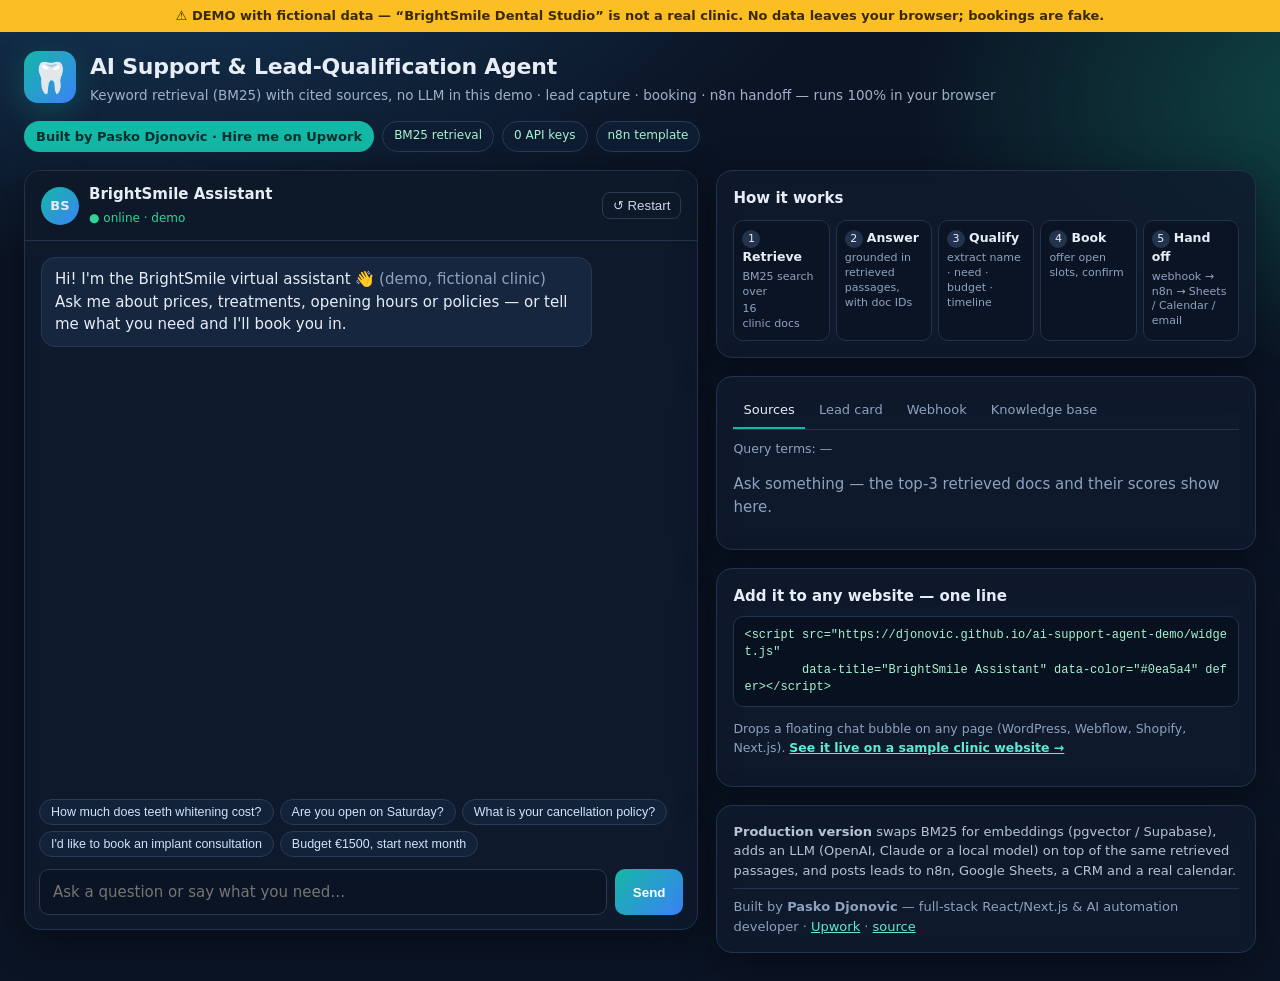
<file: index.html>
<!doctype html>
<html lang="en"><head>
<meta charset="utf-8"><meta name="viewport" content="width=device-width,initial-scale=1">
<title>AI Support & Lead-Qualification Agent — Live Demo (keyword retrieval with cited sources + booking + n8n handoff)</title>
<meta name="description" content="Live demo of a customer-support agent that answers from a knowledge base with cited sources (keyword retrieval, no LLM in this demo), qualifies leads, books appointments and hands off to n8n. Fictional data. Built by Pasko Djonovic.">
<link rel="stylesheet" href="style.css">
<link rel="icon" href="data:image/svg+xml,<svg xmlns='http://www.w3.org/2000/svg' viewBox='0 0 100 100'><text y='.9em' font-size='90'>🦷</text></svg>">
</head><body>
<div class="demo-banner">⚠️ DEMO with fictional data — “BrightSmile Dental Studio” is not a real clinic. No data leaves your browser; bookings are fake.</div>
<header class="top">
  <div class="brand"><div class="logo">🦷</div><div><h1>AI Support &amp; Lead-Qualification Agent</h1>
  <p>Keyword retrieval (BM25) with cited sources, no LLM in this demo · lead capture · booking · n8n handoff — runs 100% in your browser</p></div></div>
  <div class="hdr-r"><a class="hire" href="https://www.upwork.com/freelancers/paskodjonovic" target="_blank" rel="noopener">Built by Pasko Djonovic · <b>Hire me on Upwork</b></a><span class="pill">BM25 retrieval</span><span class="pill">0 API keys</span><span class="pill">n8n template</span></div>
</header>
<main class="grid">
  <section class="card chatcard">
    <div class="chathead"><div class="avatar">BS</div><div><b>BrightSmile Assistant</b><span class="online">● online · demo</span></div>
      <button id="reset" class="ghost" title="Restart">↺ Restart</button></div>
    <div id="chat" class="chat"></div>
    <div class="chips">
      <button class="chip">How much does teeth whitening cost?</button>
      <button class="chip">Are you open on Saturday?</button>
      <button class="chip">What is your cancellation policy?</button>
      <button class="chip" data-q="Hi, I'm Ana Petrovic, I'd like to book an implant consultation">I'd like to book an implant consultation</button>
      <button class="chip" data-q="My budget is around €1500 and I want to start next month">Budget €1500, start next month</button>
    </div>
    <form id="form" class="composer"><input id="msg" autocomplete="off" placeholder="Ask a question or say what you need…"><button type="submit">Send</button></form>
  </section>
  <section class="side">
    <div class="card">
      <h3>How it works</h3>
      <ol class="pipe">
        <li data-step="1"><b>Retrieve</b><span>BM25 search over <span id="kbcount"></span> clinic docs</span></li>
        <li data-step="2"><b>Answer</b><span>grounded in retrieved passages, with doc IDs</span></li>
        <li data-step="3"><b>Qualify</b><span>extract name · need · budget · timeline</span></li>
        <li data-step="4"><b>Book</b><span>offer open slots, confirm</span></li>
        <li data-step="5"><b>Hand off</b><span>webhook → n8n → Sheets / Calendar / email</span></li>
      </ol>
    </div>
    <div class="card">
      <div class="tabs"><button class="tab on" data-tab="sources">Sources</button><button class="tab" data-tab="lead">Lead card</button><button class="tab" data-tab="handoff">Webhook</button><button class="tab" data-tab="kb">Knowledge base</button></div>
      <div id="pane-sources" class="pane on"><div class="muted small">Query terms: <span id="terms">—</span></div><div id="sources"><p class="muted">Ask something — the top-3 retrieved docs and their scores show here.</p></div></div>
      <div id="pane-lead" class="pane"><div class="leadtop"><span id="leadcount"></span><span id="leadbadge" class="badge">—</span></div>
        <div class="prog"><i id="leadprog"></i></div><pre id="leadjson" class="json"></pre></div>
      <div id="pane-handoff" class="pane"><div id="webhookcard"><pre id="webhook" class="json">Waiting for a confirmed booking…
When it happens, the payload that would be POSTed to an n8n Webhook node appears here.</pre></div>
        <p class="small muted">Importable n8n template: <a href="n8n-workflow-template.json" download>n8n-workflow-template.json</a> (Webhook → retrieval → LLM → Google Sheets → Calendar booking).</p></div>
      <div id="pane-kb" class="pane"><ul id="kblist" class="kblist"></ul></div>
    </div>
    <div class="card embedcard"><h3>Add it to any website — one line</h3>
      <pre class="json embed">&lt;script src="https://djonovic.github.io/ai-support-agent-demo/widget.js"
        data-title="BrightSmile Assistant" data-color="#0ea5a4" defer&gt;&lt;/script&gt;</pre>
      <p class="small muted">Drops a floating chat bubble on any page (WordPress, Webflow, Shopify, Next.js). <a href="embed-demo.html"><b>See it live on a sample clinic website →</b></a></p></div>
    <div class="card about"><b>Production version</b> swaps BM25 for embeddings (pgvector / Supabase), adds an LLM (OpenAI, Claude or a local model) on top of the same retrieved passages, and posts leads to n8n, Google Sheets, a CRM and a real calendar.
      <div class="by">Built by <b>Pasko Djonovic</b> — full-stack React/Next.js &amp; AI automation developer · <a href="https://www.upwork.com/freelancers/paskodjonovic" target="_blank" rel="noopener">Upwork</a> · <a href="https://github.com/djonovic/ai-support-agent-demo" id="repolink" target="_blank" rel="noopener">source</a></div></div>
  </section>
</main>
<script src="kb.js"></script><script src="rag.js"></script><script src="app.js"></script>
</body></html>
</file>
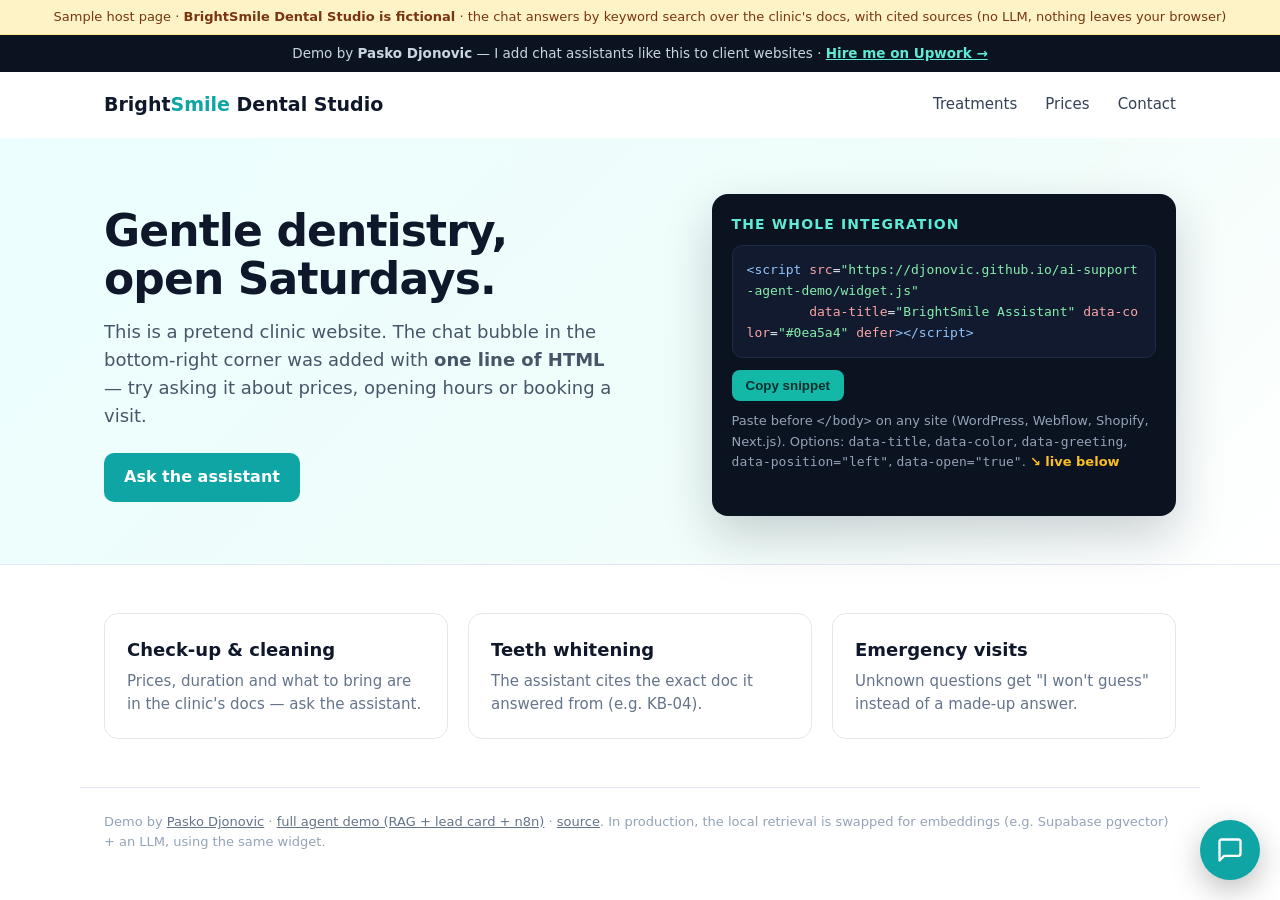
<file: embed-demo.html>
<!doctype html>
<html lang="en"><head>
<meta charset="utf-8"><meta name="viewport" content="width=device-width,initial-scale=1">
<title>One-line chat widget embed — sample host page (demo, fictional clinic)</title>
<meta name="description" content="A sample website with an AI-support chat widget added by one script tag. Fictional clinic; answers come from a local knowledge base, no API keys.">
<meta property="og:image" content="og-embed.png">
<link rel="icon" href="data:image/svg+xml,<svg xmlns='http://www.w3.org/2000/svg' viewBox='0 0 100 100'><text y='.9em' font-size='90'>🦷</text></svg>">
<style>
*{box-sizing:border-box;margin:0;padding:0}
body{font:16px/1.55 system-ui,-apple-system,"Segoe UI",Roboto,sans-serif;color:#0f172a;background:#fff}
.hirebar{background:#0b1220;color:#cbd5e1;text-align:center;font-size:13.5px;padding:8px 12px}.hirebar a{color:#5eead4;font-weight:700}
.demo{background:#fef3c7;color:#78350f;text-align:center;font-size:13px;padding:7px 12px;border-bottom:1px solid #fde68a}
nav{display:flex;align-items:center;gap:28px;max-width:1120px;margin:0 auto;padding:18px 24px}
nav b{font-size:19px;margin-right:auto}nav b span{color:#0ea5a4}
nav a{color:#334155;text-decoration:none;font-size:15px}
.hero{background:linear-gradient(135deg,#ecfeff,#f0fdfa 60%,#fff);border-bottom:1px solid #e2e8f0}
.hero .in{max-width:1120px;margin:0 auto;padding:56px 24px 48px;display:grid;grid-template-columns:1.1fr .9fr;gap:40px;align-items:center}
h1{font-size:44px;line-height:1.1;letter-spacing:-.02em}
.hero p{color:#475569;font-size:18px;margin:14px 0 24px;max-width:520px}
.cta{display:inline-block;background:#0ea5a4;color:#fff;padding:12px 20px;border-radius:10px;text-decoration:none;font-weight:600}
.snip{background:#0b1220;color:#e2e8f0;border-radius:16px;padding:20px;box-shadow:0 20px 50px #0f172a33}
.snip h2{font-size:14px;color:#5eead4;text-transform:uppercase;letter-spacing:.08em;margin-bottom:10px}
.snip pre{font:13px/1.6 ui-monospace,SFMono-Regular,Menlo,monospace;white-space:pre-wrap;word-break:break-all;background:#111a2e;border:1px solid #1e2a44;border-radius:10px;padding:14px}
.snip .tok{color:#93c5fd}.snip .att{color:#fca5a5}.snip .val{color:#86efac}
.snip button{margin-top:12px;background:#14b8a6;color:#042f2e;border:0;border-radius:8px;padding:8px 14px;font-weight:700;cursor:pointer}
.snip p{color:#94a3b8;font-size:13px;margin-top:10px}
.snip .arrow{color:#fbbf24;font-weight:600}
section.svc{max-width:1120px;margin:0 auto;padding:48px 24px;display:grid;grid-template-columns:repeat(3,1fr);gap:20px}
.c{border:1px solid #e2e8f0;border-radius:14px;padding:22px}.c h3{font-size:18px;margin-bottom:6px}.c p{color:#64748b;font-size:15px}
footer{max-width:1120px;margin:0 auto;padding:24px;color:#94a3b8;font-size:13px;border-top:1px solid #e2e8f0}
footer a{color:#64748b}
@media(max-width:820px){.hero .in{grid-template-columns:1fr}h1{font-size:34px}section.svc{grid-template-columns:1fr}nav a{display:none}}
</style></head><body>
<div class="demo">Sample host page · <b>BrightSmile Dental Studio is fictional</b> · the chat answers by keyword search over the clinic's docs, with cited sources (no LLM, nothing leaves your browser)</div>
<div class="hirebar">Demo by <b>Pasko Djonovic</b> — I add chat assistants like this to client websites · <a href="https://www.upwork.com/freelancers/paskodjonovic" target="_blank" rel="noopener">Hire me on Upwork →</a></div>
<nav><b>Bright<span>Smile</span> Dental Studio</b><a href="#">Treatments</a><a href="#">Prices</a><a href="#">Contact</a></nav>
<div class="hero"><div class="in">
  <div>
    <h1>Gentle dentistry,<br>open Saturdays.</h1>
    <p>This is a pretend clinic website. The chat bubble in the bottom-right corner was added with <b>one line of HTML</b> — try asking it about prices, opening hours or booking a visit.</p>
    <a class="cta" href="#" onclick="BrightSmileWidget.open();return false">Ask the assistant</a>
  </div>
  <div class="snip">
    <h2>The whole integration</h2>
<pre id="code"><span class="tok">&lt;script</span> <span class="att">src</span>=<span class="val">"https://djonovic.github.io/ai-support-agent-demo/widget.js"</span>
        <span class="att">data-title</span>=<span class="val">"BrightSmile Assistant"</span> <span class="att">data-color</span>=<span class="val">"#0ea5a4"</span> <span class="att">defer</span><span class="tok">&gt;&lt;/script&gt;</span></pre>
    <button id="copy">Copy snippet</button>
    <p>Paste before <code>&lt;/body&gt;</code> on any site (WordPress, Webflow, Shopify, Next.js). Options: <code>data-title</code>, <code>data-color</code>, <code>data-greeting</code>, <code>data-position="left"</code>, <code>data-open="true"</code>. <span class="arrow">↘ live below</span></p>
  </div>
</div></div>
<section class="svc">
  <div class="c"><h3>Check-up &amp; cleaning</h3><p>Prices, duration and what to bring are in the clinic's docs — ask the assistant.</p></div>
  <div class="c"><h3>Teeth whitening</h3><p>The assistant cites the exact doc it answered from (e.g. KB-04).</p></div>
  <div class="c"><h3>Emergency visits</h3><p>Unknown questions get "I won't guess" instead of a made-up answer.</p></div>
</section>
<footer>Demo by <a href="https://www.upwork.com/freelancers/paskodjonovic">Pasko Djonovic</a> · <a href="./">full agent demo (RAG + lead card + n8n)</a> · <a href="https://github.com/djonovic/ai-support-agent-demo">source</a>. In production, the local retrieval is swapped for embeddings (e.g. Supabase pgvector) + an LLM, using the same widget.</footer>

<script src="https://djonovic.github.io/ai-support-agent-demo/widget.js"
        data-title="BrightSmile Assistant" data-color="#0ea5a4" defer></script>
<script>
document.getElementById("copy").onclick=function(){
  var t='<script src="https://djonovic.github.io/ai-support-agent-demo/widget.js" data-title="BrightSmile Assistant" data-color="#0ea5a4" defer><\/script>';
  (navigator.clipboard?navigator.clipboard.writeText(t):Promise.reject()).then(()=>this.textContent="Copied ✓",()=>this.textContent="Select the text above to copy");
};
</script>
</body></html>
</file>
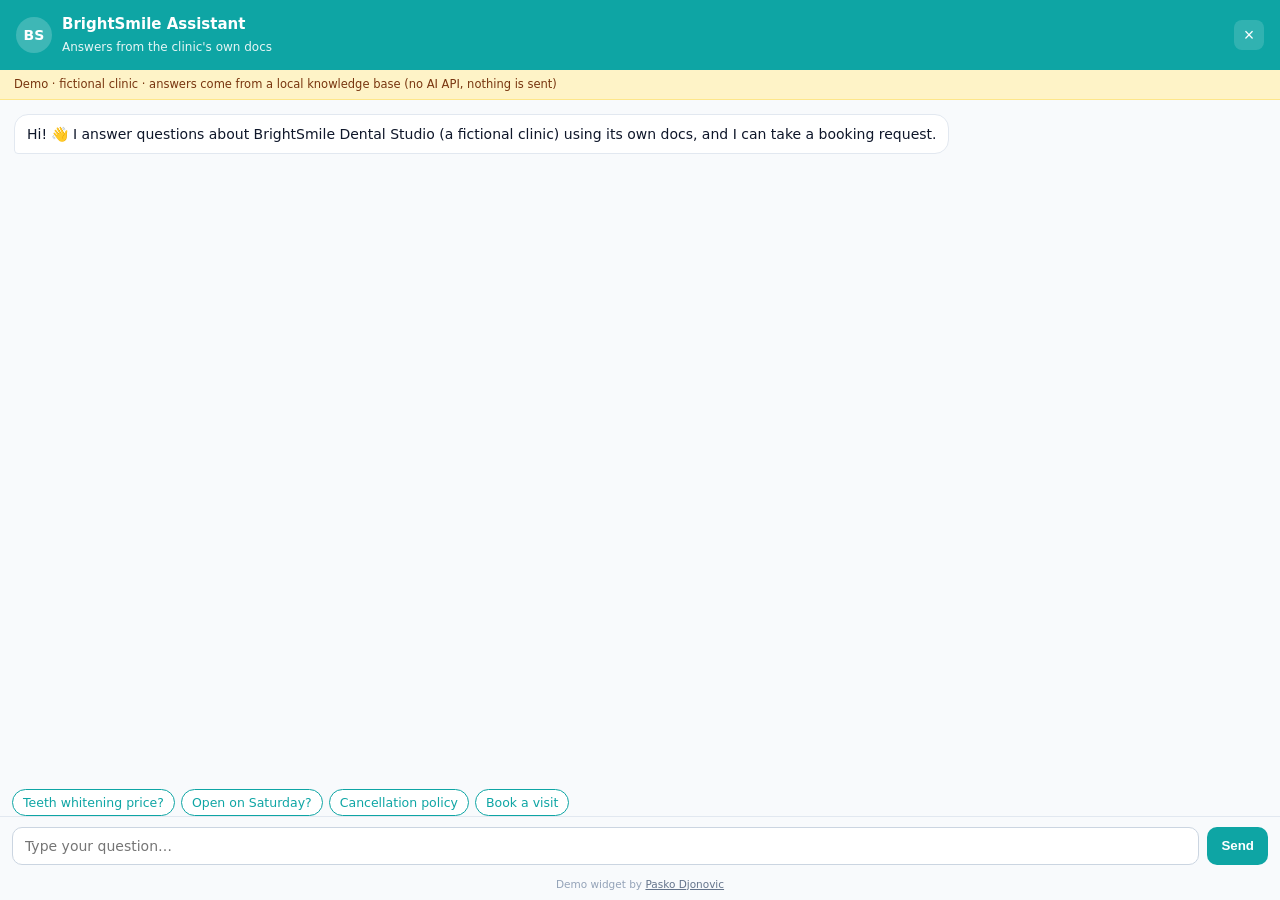
<file: embed.html>
<!doctype html>
<html lang="en"><head>
<meta charset="utf-8"><meta name="viewport" content="width=device-width,initial-scale=1">
<title>Chat widget (demo)</title>
<style>
*{box-sizing:border-box;margin:0;padding:0}
:root{--c:#0ea5a4}
html,body{height:100%}
body{font:14px/1.45 system-ui,-apple-system,"Segoe UI",Roboto,sans-serif;color:#0f172a;background:#fff;display:flex;flex-direction:column}
.hd{background:var(--c);color:#fff;padding:14px 16px;display:flex;align-items:center;gap:10px}
.av{width:36px;height:36px;border-radius:50%;background:#ffffff33;display:grid;place-items:center;font-weight:700}
.hd b{display:block;font-size:15px}.hd small{opacity:.9;font-size:12px}
.hd button{margin-left:auto;background:#ffffff26;border:0;color:#fff;border-radius:8px;width:30px;height:30px;font-size:18px;cursor:pointer}
.note{background:#fef3c7;color:#78350f;font-size:11.5px;padding:6px 14px;border-bottom:1px solid #fde68a}
#log{flex:1;overflow-y:auto;padding:14px;display:flex;flex-direction:column;gap:10px;background:#f8fafc}
.m{max-width:86%;padding:9px 12px;border-radius:14px;white-space:normal;word-wrap:break-word}
.bot{background:#fff;border:1px solid #e2e8f0;border-bottom-left-radius:4px;align-self:flex-start}
.me{background:var(--c);color:#fff;border-bottom-right-radius:4px;align-self:flex-end}
.src{display:flex;flex-wrap:wrap;gap:6px;margin-top:7px}
.src span{font-size:11px;background:#f1f5f9;border:1px solid #e2e8f0;color:#334155;border-radius:999px;padding:2px 8px}
.typing{color:#64748b;font-style:italic}
.qr{display:flex;gap:6px;flex-wrap:wrap;padding:8px 12px 0;background:#f8fafc}
.qr button{font:12.5px system-ui,sans-serif;border:1px solid var(--c);color:var(--c);background:#fff;border-radius:999px;padding:5px 10px;cursor:pointer}
form{display:flex;gap:8px;padding:10px 12px 12px;background:#f8fafc;border-top:1px solid #e2e8f0}
input{flex:1;border:1px solid #cbd5e1;border-radius:10px;padding:10px 12px;font:14px system-ui,sans-serif;outline-color:var(--c)}
form button{background:var(--c);color:#fff;border:0;border-radius:10px;padding:0 14px;font-weight:600;cursor:pointer}
.ft{font-size:10.5px;color:#94a3b8;text-align:center;padding:0 0 8px;background:#f8fafc}
.ft a{color:#64748b}
</style></head><body>
<div class="hd"><div class="av">BS</div><div><b id="t">BrightSmile Assistant</b><small>Answers from the clinic's own docs</small></div><button id="x" aria-label="Close">×</button></div>
<div class="note">Demo · fictional clinic · answers come from a local knowledge base (no AI API, nothing is sent)</div>
<div id="log" aria-live="polite"></div>
<div class="qr" id="qr">
  <button>Teeth whitening price?</button><button>Open on Saturday?</button><button>Cancellation policy</button><button>Book a visit</button>
</div>
<form id="f"><input id="i" autocomplete="off" placeholder="Type your question…" aria-label="Message"><button>Send</button></form>
<div class="ft">Demo widget by <a href="https://djonovic.github.io/ai-support-agent-demo/" target="_blank" rel="noopener">Pasko Djonovic</a></div>
<script src="kb.js"></script><script src="rag.js"></script>
<script>
(function(){
  var p = new URLSearchParams(location.search);
  var c = p.get("color"); if (/^#[0-9a-f]{3,8}$/i.test(c||"")) document.documentElement.style.setProperty("--c", c);
  if (p.get("title")) document.getElementById("t").textContent = p.get("title");
  var log = document.getElementById("log"), inp = document.getElementById("i");
  var stage = null, lead = {};
  function esc(s){return String(s).replace(/[&<>"]/g,function(c){return {"&":"&amp;","<":"&lt;",">":"&gt;",'"':"&quot;"}[c];});}
  function add(cls, html){ var d=document.createElement("div"); d.className="m "+cls; d.innerHTML=html; log.appendChild(d); log.scrollTop=log.scrollHeight; return d; }
  function reply(html){ var t=add("bot typing","typing…"); setTimeout(function(){ t.className="m bot"; t.innerHTML=html; log.scrollTop=log.scrollHeight; }, 350); }
  function answer(q){
    var t = q.toLowerCase();
    if (stage === "name"){ lead.name = q.trim().slice(0,40); stage="email"; return reply("Thanks, "+esc(lead.name)+". What email should the clinic use to confirm?"); }
    if (stage === "email"){
      var m = q.match(/[\w.+-]+@[\w-]+\.[\w.]+/); if(!m) return reply("That doesn't look like an email. Could you check it?");
      lead.email = m[0]; stage=null;
      return reply("Done ✅ Request noted for <b>"+esc(lead.name)+"</b> ("+esc(lead.email)+").<br><span style='color:#64748b'>Demo only: nothing is sent. In production this posts to your CRM, n8n or email.</span>");
    }
    if ((/\b(book|booking)\b/.test(t) || /\b(appointment|reserve|schedule)\b/.test(t) && !/\?\s*$/.test(t)) && !/\b(cancel|cancellation|reschedul)/.test(t)){ stage="name"; return reply("Happy to help you book. What's your name?"); }
    var r = window.RAG.search(q, 3), parts = window.RAG.compose(q, r.hits);
    if (!parts) return reply("I couldn't find that in the clinic's docs, so I won't guess. Try asking about prices, hours, treatments or policies, or type <b>book a visit</b>.");
    var html = (parts.missing && parts.missing.length ? "I couldn't find “"+esc(parts.missing.join(", "))+"” in the clinic's docs, so I can't confirm that. Here is what the docs say: " : "") + parts.map(function(x){return esc(x.text);}).join(" ");
    var src = parts.map(function(x){ var d=window.KB.find(function(k){return k.id===x.id;}); return "<span>"+x.id+" · "+esc(d?d.title:"")+"</span>"; }).join("");
    reply(html + '<div class="src">'+src+'</div>');
  }
  function send(v){ v=(v||"").trim(); if(!v) return; add("me", esc(v)); answer(v); }
  document.getElementById("f").onsubmit=function(e){e.preventDefault(); var v=inp.value; inp.value=""; send(v);};
  document.querySelectorAll("#qr button").forEach(function(b){ b.onclick=function(){ send(b.textContent); }; });
  document.getElementById("x").onclick=function(){ parent.postMessage("bsw:close","*"); };
  add("bot", esc(p.get("greeting") || "Hi! 👋 I answer questions about BrightSmile Dental Studio (a fictional clinic) using its own docs, and I can take a booking request."));
  window.__send = send;
})();
</script>
</body></html>
</file>
<file: style.css>
*{box-sizing:border-box}html,body{margin:0}
body{font:15px/1.5 Inter,ui-sans-serif,system-ui,-apple-system,"Segoe UI",Roboto,sans-serif;background:radial-gradient(1200px 600px at 10% -10%,#163a5c 0,transparent 60%),radial-gradient(900px 500px at 110% 10%,#0f4d4a 0,transparent 55%),#0b1424;color:#e6edf6;min-height:100vh}
a{color:#5eead4}
.demo-banner{background:#fbbf24;color:#3b2a00;text-align:center;font-weight:600;font-size:13px;padding:6px 10px}
.top{display:flex;justify-content:space-between;align-items:center;gap:16px;max-width:1360px;margin:0 auto;padding:18px 24px 6px;flex-wrap:wrap}
.brand{display:flex;gap:14px;align-items:center}.logo{font-size:30px;background:linear-gradient(135deg,#14b8a6,#3b82f6);width:52px;height:52px;border-radius:14px;display:grid;place-items:center;box-shadow:0 8px 30px #14b8a640}
h1{font-size:22px;margin:0;letter-spacing:-.01em}.top p{margin:2px 0 0;color:#9fb0c8;font-size:13.5px}
.hdr-r{display:flex;gap:8px;flex-wrap:wrap}.pill{border:1px solid #2a3b55;background:#0f1d33;border-radius:999px;padding:4px 11px;font-size:12px;color:#a7f3d0}
.grid{display:grid;grid-template-columns:minmax(0,1.25fr) minmax(0,1fr);gap:18px;max-width:1360px;margin:0 auto;padding:12px 24px 28px}
@media(max-width:900px){.grid{grid-template-columns:1fr}}
.card{background:#0f1b2ecc;border:1px solid #22334d;border-radius:16px;padding:16px;box-shadow:0 10px 40px #0006;backdrop-filter:blur(6px)}
.side{display:flex;flex-direction:column;gap:18px;min-width:0}
.chatcard{display:flex;flex-direction:column;height:calc(100vh - 140px);min-height:620px;padding:0;overflow:hidden}
.chathead{display:flex;align-items:center;gap:10px;padding:12px 16px;border-bottom:1px solid #22334d;background:#0d1829}
.chathead b{display:block}.online{font-size:12px;color:#34d399}
.avatar{width:38px;height:38px;border-radius:50%;background:linear-gradient(135deg,#14b8a6,#3b82f6);display:grid;place-items:center;font-weight:700;font-size:13px}
.ghost{margin-left:auto;background:transparent;border:1px solid #2a3b55;color:#cbd5e1;border-radius:8px;padding:5px 10px;cursor:pointer}
.chat{flex:1;overflow-y:auto;padding:16px;display:flex;flex-direction:column;gap:10px}
.msg{display:flex;flex-direction:column;max-width:86%}.msg.user{align-self:flex-end;align-items:flex-end}
.bubble{padding:10px 13px;border-radius:14px;background:#16263f;border:1px solid #24395a}
.msg.user .bubble{background:linear-gradient(135deg,#0d9488,#2563eb);border:0}
.muted{color:#8ea2bf}.small{font-size:12.5px}
.cite{display:inline-block;font:600 11px ui-monospace,monospace;background:#134e4a;color:#99f6e4;border:1px solid #14b8a6;border-radius:6px;padding:0 5px;margin-left:2px;cursor:pointer;vertical-align:1px}
code{font:12px ui-monospace,monospace;background:#0b1424;padding:1px 5px;border-radius:5px}
.chips{display:flex;gap:6px;flex-wrap:wrap;padding:8px 14px 0}
.chip{background:#122238;border:1px solid #2a3b55;color:#cfe3ff;border-radius:999px;padding:5px 11px;font-size:12.5px;cursor:pointer}.chip:hover{border-color:#14b8a6}
.composer{display:flex;gap:8px;padding:12px 14px 14px}
.composer input{flex:1;background:#0b1424;border:1px solid #2a3b55;border-radius:10px;padding:11px 13px;color:#e6edf6;font:inherit;outline:none}.composer input:focus{border-color:#14b8a6}
.composer button{background:linear-gradient(135deg,#14b8a6,#3b82f6);border:0;color:#fff;font-weight:600;border-radius:10px;padding:0 18px;cursor:pointer}
.slots{display:grid;grid-template-columns:repeat(3,1fr);gap:6px;margin-top:8px}
.slot{background:#0b1424;border:1px solid #2a3b55;color:#e6edf6;border-radius:9px;padding:7px 6px;font-size:12.5px;cursor:pointer}.slot:hover:not(:disabled){border-color:#14b8a6}
.slot:disabled{opacity:.45;cursor:default}.slot.picked{opacity:1;border-color:#34d399;background:#064e3b}
h3{margin:0 0 10px;font-size:15px}
.pipe{list-style:none;margin:0;padding:0;display:grid;grid-template-columns:repeat(5,1fr);gap:6px;counter-reset:s}
.pipe li{counter-increment:s;background:#0b1424;border:1px solid #22334d;border-radius:10px;padding:8px;font-size:12px;position:relative;transition:.25s}
.pipe li::before{content:counter(s);display:inline-grid;place-items:center;width:18px;height:18px;border-radius:50%;background:#22334d;font-size:11px;margin-right:4px}
.pipe li b{font-size:12.5px}.pipe li span{display:block;color:#8ea2bf;font-size:11px;margin-top:3px;line-height:1.35}
.pipe li.done{border-color:#14b8a680}.pipe li.done::before{background:#0d9488}
.pipe li.active{border-color:#5eead4;box-shadow:0 0 0 2px #14b8a640;background:#0f2a2c}
.tabs{display:flex;gap:4px;margin-bottom:10px;border-bottom:1px solid #22334d}
.tab{background:none;border:0;color:#8ea2bf;padding:7px 10px;cursor:pointer;font:inherit;font-size:13px;border-bottom:2px solid transparent}.tab.on{color:#e6edf6;border-color:#14b8a6}
.pane{display:none;max-height:360px;overflow:auto}.pane.on{display:block}
.src{border:1px solid #22334d;border-radius:10px;padding:9px 11px;margin-top:8px;background:#0b1424}.src.top{border-color:#14b8a6}
.srch{font-size:13px;font-weight:600;display:flex;gap:6px;align-items:center}.sc{margin-left:auto;font:11px ui-monospace,monospace;color:#8ea2bf}
.kid{font:600 11px ui-monospace,monospace;color:#5eead4}
.bar{height:4px;background:#16263f;border-radius:4px;margin:6px 0}.bar i{display:block;height:100%;background:linear-gradient(90deg,#14b8a6,#3b82f6);border-radius:4px}
.srct{font-size:12.5px;color:#b6c4d8}
.json{background:#08111f;border:1px solid #22334d;border-radius:10px;padding:10px;font:12px/1.45 ui-monospace,SFMono-Regular,Menlo,monospace;color:#a7f3d0;white-space:pre-wrap;margin:8px 0 0}
.leadtop{display:flex;justify-content:space-between;align-items:center;font-size:13px}
.badge{font:700 11px ui-monospace,monospace;padding:2px 8px;border-radius:6px;background:#22334d}.badge.hot{background:#b91c1c}.badge.warm{background:#b45309}.badge.cold{background:#1d4ed8}
.prog{height:6px;background:#16263f;border-radius:6px;margin-top:6px}.prog i{display:block;height:100%;width:0;background:linear-gradient(90deg,#14b8a6,#3b82f6);border-radius:6px;transition:.4s}
.flash .json{animation:fl 1.2s}@keyframes fl{0%{border-color:#5eead4;box-shadow:0 0 0 3px #14b8a660}100%{}}
.kblist{list-style:none;padding:0;margin:0;columns:2;font-size:12.5px}.kblist li{padding:3px 0;break-inside:avoid}
.about{font-size:13px;color:#b6c4d8}.by{margin-top:8px;padding-top:8px;border-top:1px solid #22334d;color:#8ea2bf}

.embedcard h3{margin-bottom:8px}.embedcard pre.embed{white-space:pre-wrap;word-break:break-all;font-size:12px;margin-bottom:8px}.embedcard a{color:#5eead4}
.hdr-r{flex-wrap:wrap;justify-content:flex-end}.hire{background:#14b8a6;color:#042f2e;font-weight:600;font-size:13px;padding:6px 12px;border-radius:999px;text-decoration:none;white-space:nowrap}.hire:hover{background:#2dd4bf}
</file>
